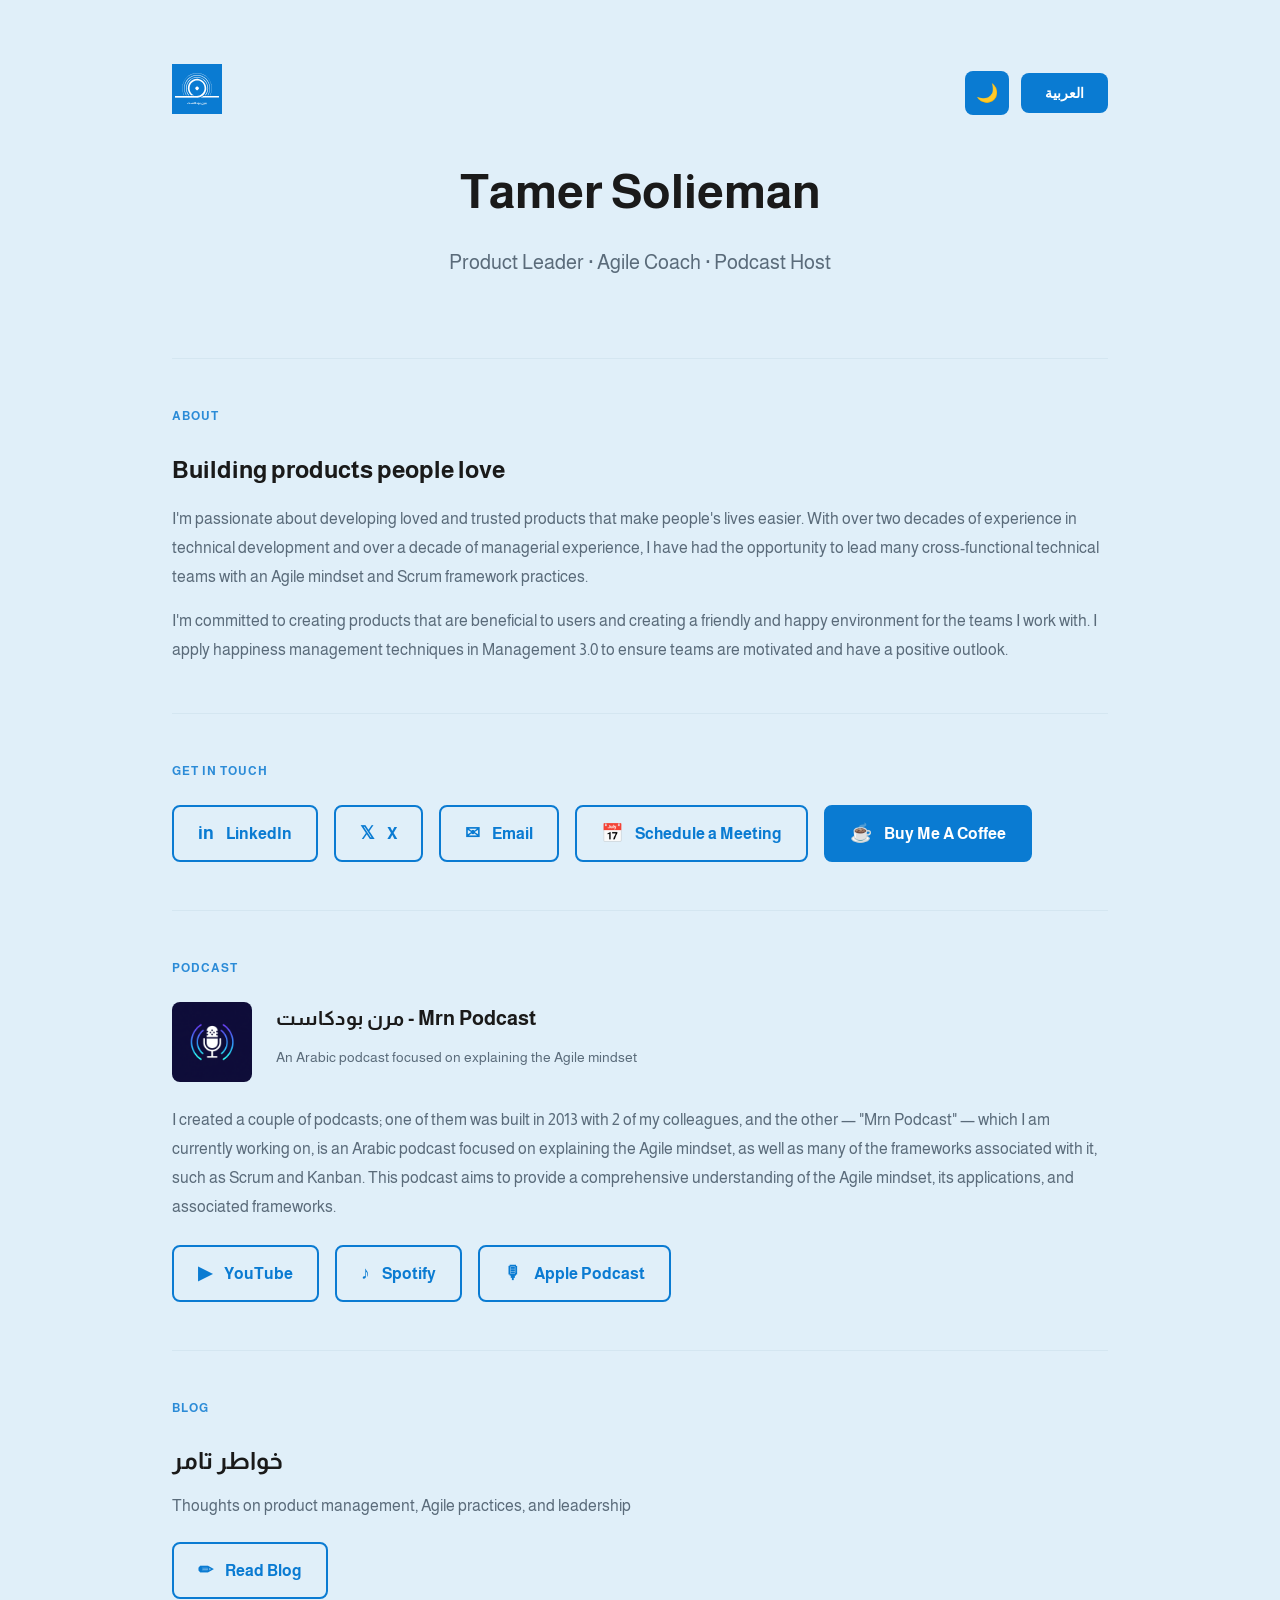
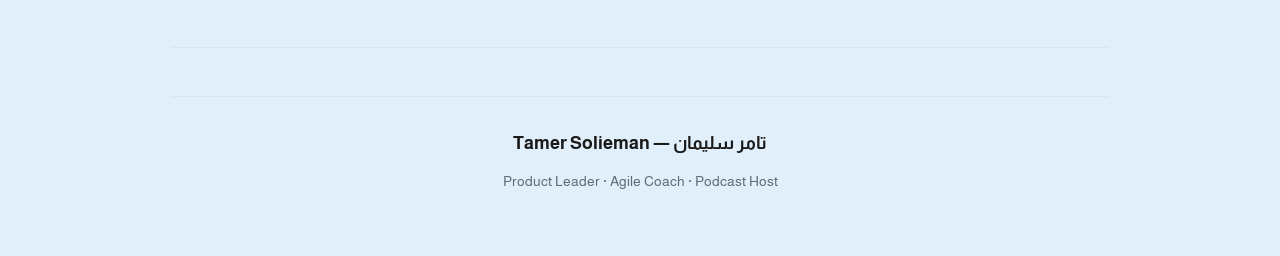
<file: index.html>
<!DOCTYPE html>
<html id="root" lang="en">
<head>
    <meta charset="UTF-8">
    <meta name="viewport" content="width=device-width, initial-scale=1.0">
    <meta name="description" content="Tamer Solieman - Product Leader, Agile Coach, and Podcast Host">
    <meta name="author" content="Tamer Solieman">
    <title>Tamer Solieman — تامر سليمان</title>
    <link rel="stylesheet" href="styles.css">
</head>
<body>
    <main class="personal-page">
        <!-- Header Section -->
        <section class="header">
            <div class="header-top">
                <div class="logo">
                    <img src="./images/mrn_logo_blue.svg" alt="Logo">
                </div>
                <div class="header-buttons">
                    <button class="dark-mode-toggle" onclick="toggleDarkMode()" title="Toggle Dark Mode">
                        <span class="theme-icon" id="themeIcon">🌙</span>
                    </button>
                    <button class="language-toggle" onclick="toggleLanguage()" title="Toggle Language">
                        <span class="toggle-en">العربية</span>
                        <span class="toggle-ar hidden">English</span>
                    </button>
                </div>
            </div>
            <h1 class="name">
                <span class="en-content">Tamer Solieman</span>
                <span class="ar-content hidden">تامر سليمان</span>
            </h1>
            <p class="tagline">
                <span class="en-content">Product Leader · Agile Coach · Podcast Host</span>
                <span class="ar-content hidden">قائد منتجات · مدرب أجايل · مضيف بودكاست</span>
            </p>
        </section>

        <!-- Divider -->
        <div class="divider"></div>

        <!-- About Section -->
        <section class="about-section">
            <h3 class="section-label">
                <span class="en-content">ABOUT</span>
                <span class="ar-content hidden">نبذة عني</span>
            </h3>
            <div class="about-columns">
                <!-- English Column -->
                <div class="about-column en-content">
                    <h4 class="about-title">Building products people love</h4>
                    <p class="about-text">I'm passionate about developing loved and trusted products that make people's lives easier. With over two decades of experience in technical development and over a decade of managerial experience, I have had the opportunity to lead many cross-functional technical teams with an Agile mindset and Scrum framework practices.</p>
                    <p class="about-text">I'm committed to creating products that are beneficial to users and creating a friendly and happy environment for the teams I work with. I apply happiness management techniques in Management 3.0 to ensure teams are motivated and have a positive outlook.</p>
                </div>
                <!-- Arabic Column -->
                <div class="about-column about-ar ar-content hidden">
                    <h4 class="about-title">تطوير المنتجات المحبوبة</h4>
                    <p class="about-text">أنا شغوف بتطوير المنتجات المحبوبة والموثوقة التي تجعل حياة الناس أسهل. مع أكثر من عقدين من الخبرة في التطوير التقني وأكثر من عقد من الخبرة الإدارية، أتيحت لي الفرصة لقيادة العديد من الفرق التقنية متعددة التخصصات بعقلية أجايل وممارسات إطار عمل سكرم.</p>
                    <p class="about-text">أنا ملتزم بإنشاء منتجات مفيدة للمستخدمين وخلق بيئة ودية وسعيدة للفرق التي أعمل معها. قمت بتطبيق تقنيات إدارة السعادة Management 3.0 لضمان تحفيز الفرق والحفاظ على نظرة إيجابية.</p>
                </div>
            </div>
        </section>

        <!-- Divider -->
        <div class="divider"></div>

        <!-- Contact Section -->
        <section class="contact-section">
            <h3 class="section-label">
                <span class="en-content">GET IN TOUCH</span>
                <span class="ar-content hidden">تواصل معي</span>
            </h3>
            <div class="contact-buttons">
                <a href="#" class="btn btn-secondary">
                    <span class="icon">in</span>
                    <span class="en-content">LinkedIn</span>
                    <span class="ar-content hidden">لينكدإن</span>
                </a>
                <a href="#" class="btn btn-secondary">
                    <span class="icon">𝕏</span>
                    <span class="en-content">X</span>
                    <span class="ar-content hidden">اكس</span>
                </a>
                <a href="#" class="btn btn-secondary">
                    <span class="icon">✉</span>
                    <span class="en-content">Email</span>
                    <span class="ar-content hidden">بريد إلكتروني</span>
                </a>
                <a href="#" class="btn btn-secondary">
                    <span class="icon">📅</span>
                    <span class="en-content">Schedule a Meeting</span>
                    <span class="ar-content hidden">حجز موعد</span>
                </a>
                <a href="#" class="btn btn-primary">
                    <span class="icon">☕</span>
                    <span class="en-content">Buy Me A Coffee</span>
                    <span class="ar-content hidden">اشترِ لي قهوة</span>
                </a>
            </div>
        </section>

        <!-- Divider -->
        <div class="divider"></div>

        <!-- Podcast Section -->
        <section class="podcast-section">
            <h3 class="section-label">
                <span class="en-content">PODCAST</span>
                <span class="ar-content hidden">بودكاست</span>
            </h3>
            <div class="podcast-header">
                <img src="./images/generated-1770490557885.png" alt="Mrn Podcast Logo" class="podcast-logo">
                <div class="podcast-title-group">
                    <h4 class="podcast-title">مرن بودكاست - Mrn Podcast</h4>
                    <p class="podcast-subtitle">
                        <span class="en-content">An Arabic podcast focused on explaining the Agile mindset</span>
                        <span class="ar-content hidden">بودكاست عربي يركز على شرح منهجية الأجايل</span>
                    </p>
                </div>
            </div>
            <div class="podcast-description">
                <!-- English Description -->
                <p class="podcast-text en-content">I created a couple of podcasts; one of them was built in 2013 with 2 of my colleagues, and the other — "Mrn Podcast" — which I am currently working on, is an Arabic podcast focused on explaining the Agile mindset, as well as many of the frameworks associated with it, such as Scrum and Kanban. This podcast aims to provide a comprehensive understanding of the Agile mindset, its applications, and associated frameworks.</p>
                <!-- Arabic Description -->
                <p class="podcast-text ar-content hidden">كما أني أساس بعض البودكاستات، أحدها تم إنشاؤه في عام 2013 مع اثنين من زملائي، والآخر — "مرن بودكاست" — الذي أعمل عليه حاليًا، هو بودكاست عربي يركز على شرح منهجية الإدارة الرشيقة للمشاريع (أجايل)، بالإضافة إلى العديد من الأطر المرتبطة بها مثل سكرم وكانبان.</p>
            </div>
            <div class="podcast-platforms">
                <a href="#" class="btn btn-secondary">
                    <span class="icon">▶</span>
                    <span class="en-content">YouTube</span>
                    <span class="ar-content hidden">يوتيوب</span>
                </a>
                <a href="#" class="btn btn-secondary">
                    <span class="icon">♪</span>
                    <span class="en-content">Spotify</span>
                    <span class="ar-content hidden">سبوتيفاي</span>
                </a>
                <a href="#" class="btn btn-secondary">
                    <span class="icon">🎙</span>
                    <span class="en-content">Apple Podcast</span>
                    <span class="ar-content hidden">أبل بودكاست</span>
                </a>
            </div>
        </section>

        <!-- Divider -->
        <div class="divider"></div>

        <!-- Blog Section -->
        <section class="blog-section">
            <h3 class="section-label">
                <span class="en-content">BLOG</span>
                <span class="ar-content hidden">المدونة</span>
            </h3>
            <h4 class="blog-title">خواطر تامر</h4>
            <p class="blog-desc">
                <span class="en-content">Thoughts on product management, Agile practices, and leadership</span>
                <span class="ar-content hidden">أفكار حول إدارة المنتجات والممارسات الرشيقة والقيادة</span>
            </p>
            <a href="#" class="btn btn-secondary">
                <span class="icon">✏</span>
                <span class="en-content">Read Blog</span>
                <span class="ar-content hidden">اقرأ المدونة</span>
            </a>
        </section>

        <!-- Divider -->
        <div class="divider"></div>

        <!-- Footer -->
        <footer class="footer">
            <p class="footer-text">Tamer Solieman — تامر سليمان</p>
            <p class="footer-copy">
                <span class="en-content">Product Leader · Agile Coach · Podcast Host</span>
                <span class="ar-content hidden">قائد منتجات · مدرب أجايل · مضيف بودكاست</span>
            </p>
        </footer>
    </main>

    <script>
        /**
         * Toggle between light and dark mode
         * Uses colors from the MRN logo: #0A7BD2 (blue) and #FFFFFF (white)
         */
        function toggleDarkMode() {
            const root = document.documentElement;
            const themeIcon = document.getElementById('themeIcon');
            const isDarkMode = root.getAttribute('data-theme') === 'dark';

            if (isDarkMode) {
                // Switch to light mode
                root.removeAttribute('data-theme');
                themeIcon.textContent = '🌙';
                localStorage.setItem('theme', 'light');
            } else {
                // Switch to dark mode
                root.setAttribute('data-theme', 'dark');
                themeIcon.textContent = '☀️';
                localStorage.setItem('theme', 'dark');
            }
        }

        /**
         * Initialize dark mode preference on page load
         */
        function initializeDarkMode() {
            const root = document.documentElement;
            const themeIcon = document.getElementById('themeIcon');
            const savedTheme = localStorage.getItem('theme') || 'light';

            if (savedTheme === 'dark') {
                root.setAttribute('data-theme', 'dark');
                themeIcon.textContent = '☀️';
            } else {
                root.removeAttribute('data-theme');
                themeIcon.textContent = '🌙';
            }
        }

        /**
         * Toggle between English and Arabic languages
         */
        function toggleLanguage() {
            const root = document.getElementById('root');
            const enElements = document.querySelectorAll('.en-content');
            const arElements = document.querySelectorAll('.ar-content');
            const toggleEn = document.querySelector('.toggle-en');
            const toggleAr = document.querySelector('.toggle-ar');

            if (root.lang === 'en') {
                // Switch to Arabic
                root.lang = 'ar';
                document.documentElement.dir = 'rtl';
                enElements.forEach(el => el.classList.add('hidden'));
                arElements.forEach(el => el.classList.remove('hidden'));
                toggleEn.classList.add('hidden');
                toggleAr.classList.remove('hidden');
                localStorage.setItem('preferredLanguage', 'ar');
            } else {
                // Switch to English
                root.lang = 'en';
                document.documentElement.dir = 'ltr';
                enElements.forEach(el => el.classList.remove('hidden'));
                arElements.forEach(el => el.classList.add('hidden'));
                toggleEn.classList.remove('hidden');
                toggleAr.classList.add('hidden');
                localStorage.setItem('preferredLanguage', 'en');
            }
        }

        /**
         * Initialize language preference on page load
         */
        function initializeLanguage() {
            const root = document.getElementById('root');
            const savedLang = localStorage.getItem('preferredLanguage') || 'en';
            const enElements = document.querySelectorAll('.en-content');
            const arElements = document.querySelectorAll('.ar-content');
            const toggleEn = document.querySelector('.toggle-en');
            const toggleAr = document.querySelector('.toggle-ar');

            root.lang = savedLang;
            document.documentElement.dir = savedLang === 'ar' ? 'rtl' : 'ltr';

            if (savedLang === 'ar') {
                enElements.forEach(el => el.classList.add('hidden'));
                arElements.forEach(el => el.classList.remove('hidden'));
                toggleEn.classList.add('hidden');
                toggleAr.classList.remove('hidden');
            } else {
                enElements.forEach(el => el.classList.remove('hidden'));
                arElements.forEach(el => el.classList.add('hidden'));
                toggleEn.classList.remove('hidden');
                toggleAr.classList.add('hidden');
            }
        }

        /**
         * Initialize all settings on page load
         */
        function initializeAll() {
            initializeDarkMode();
            initializeLanguage();
        }

        // Initialize on page load
        if (document.readyState === 'loading') {
            document.addEventListener('DOMContentLoaded', initializeAll);
        } else {
            initializeAll();
        }
    </script>
</body>
</html>
</file>
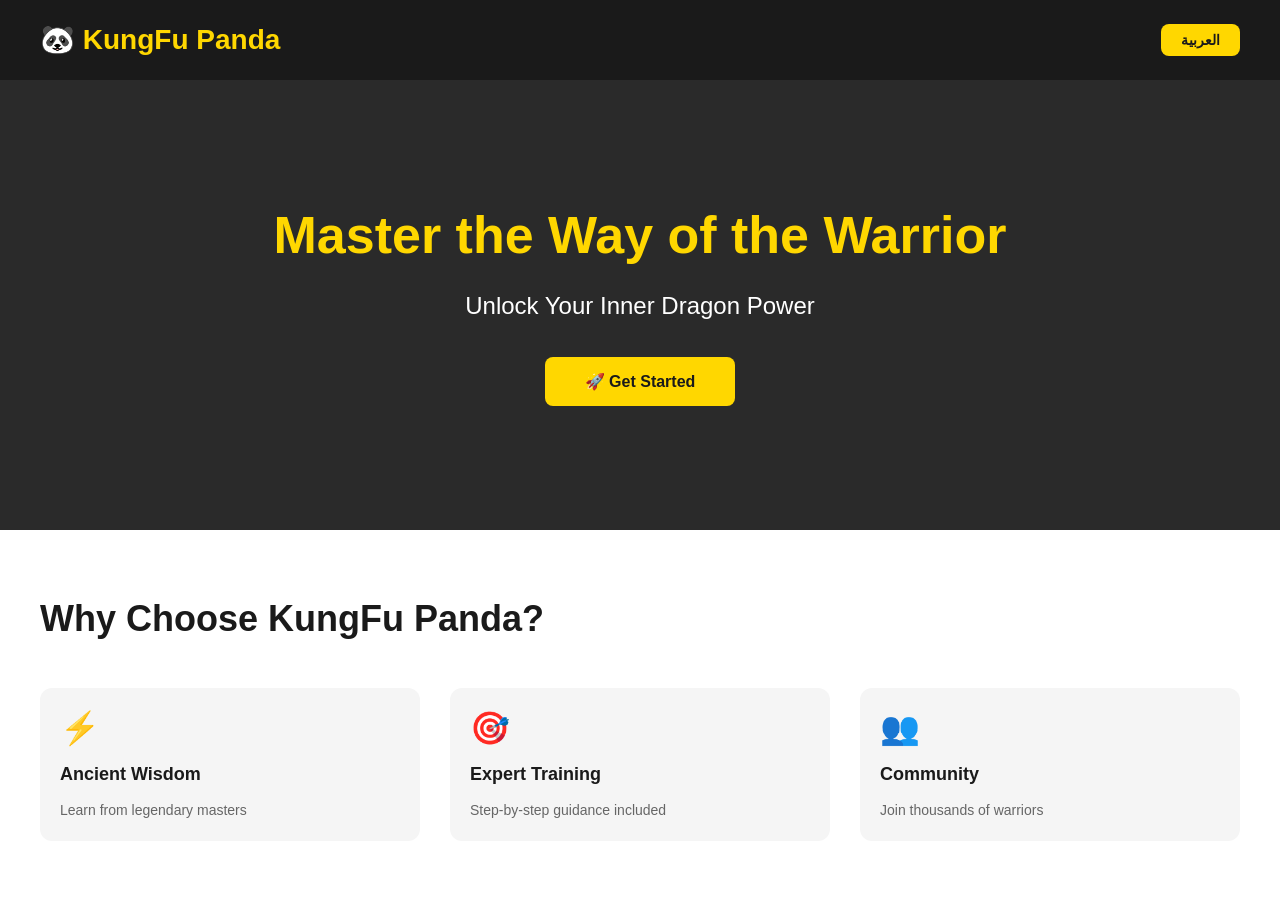
<file: oldindex.html>
<!DOCTYPE html>
<html id="root" lang="en">
  <head>
    <meta charset="UTF-8" />
    <meta name="description" content="KungFu Panda - Master the Way of the Warrior">
    <meta name="author" content="Tamer Solieman">
    <meta name="viewport" content="width=device-width, initial-scale=1.0">
    <title>KungFu Panda</title>
    <style>
      /* ========================================
         DESIGN SYSTEM VARIABLES (from personal.pen)
         ======================================== */
      :root {
        /* Colors */
        --color-primary: #FFD700;
        --color-primary-dark: #FFC700;
        --color-background-dark: #1a1a1a;
        --color-background-darker: #2a2a2a;
        --color-background-light: #FFFFFF;
        --color-background-card: #f5f5f5;
        --color-text-primary: #1a1a1a;
        --color-text-secondary: #666666;
        --color-text-light: #FFFFFF;

        /* Typography - Font Sizes */
        --font-size-logo: 28px;
        --font-size-hero-title: 52px;
        --font-size-hero-subtitle: 24px;
        --font-size-section-title: 36px;
        --font-size-feature-title: 18px;
        --font-size-feature-desc: 14px;
        --font-size-button: 16px;
        --font-size-lang-switch: 14px;

        /* Typography - Font Weights */
        --font-weight-regular: 400;
        --font-weight-semibold: 600;
        --font-weight-bold: 700;

        /* Spacing */
        --spacing-xs: 8px;
        --spacing-sm: 12px;
        --spacing-md: 20px;
        --spacing-lg: 40px;
        --spacing-xl: 60px;
        --spacing-gap-card: 20px;
        --spacing-gap-content: 40px;
        --spacing-gap-feature: 30px;

        /* Border Radius */
        --radius-button: 8px;
        --radius-card: 12px;

        /* Component Dimensions */
        --header-height: 80px;
        --hero-height: 450px;

        /* Animation/Transition */
        --transition-duration: 0.3s;
      }

      /* ========================================
         GLOBAL STYLES
         ======================================== */
      * {
        margin: 0;
        padding: 0;
        box-sizing: border-box;
      }

      html {
        scroll-behavior: smooth;
      }

      body {
        font-family: -apple-system, BlinkMacSystemFont, 'Segoe UI', 'Roboto', 'Inter', sans-serif;
        background-color: var(--color-background-light);
        color: var(--color-text-primary);
        line-height: 1.6;
      }

      /* ========================================
         HEADER & NAVIGATION
         ======================================== */
      header {
        background-color: var(--color-background-dark);
        height: var(--header-height);
        padding: var(--spacing-md) var(--spacing-lg);
        display: flex;
        justify-content: space-between;
        align-items: center;
        position: relative;
        z-index: 100;
      }

      .logo {
        font-size: var(--font-size-logo);
        font-weight: var(--font-weight-bold);
        color: var(--color-primary);
        letter-spacing: 0;
        white-space: nowrap;
      }

      .language-switch {
        background-color: var(--color-primary);
        color: var(--color-background-dark);
        border: none;
        padding: var(--spacing-xs) var(--spacing-md);
        border-radius: var(--radius-button);
        font-size: var(--font-size-lang-switch);
        font-weight: var(--font-weight-semibold);
        cursor: pointer;
        transition: all var(--transition-duration) ease;
        white-space: nowrap;
      }

      .language-switch:hover {
        background-color: var(--color-primary-dark);
        transform: translateY(-2px);
      }

      .language-switch:active {
        transform: translateY(0);
      }

      /* ========================================
         HERO SECTION
         ======================================== */
      .hero {
        background-color: var(--color-background-darker);
        padding: var(--spacing-xl) var(--spacing-lg);
        display: flex;
        flex-direction: column;
        justify-content: center;
        align-items: center;
        gap: var(--spacing-md);
        min-height: var(--hero-height);
        text-align: center;
      }

      .hero h1 {
        font-size: var(--font-size-hero-title);
        font-weight: var(--font-weight-bold);
        color: var(--color-primary);
        max-width: 900px;
        line-height: 1.2;
      }

      .hero p {
        font-size: var(--font-size-hero-subtitle);
        font-weight: var(--font-weight-regular);
        color: var(--color-text-light);
        max-width: 900px;
      }

      .hero .cta-button {
        margin-top: var(--spacing-sm);
      }

      /* ========================================
         CTA BUTTON
         ======================================== */
      .cta-button {
        background-color: var(--color-primary);
        color: var(--color-background-dark);
        border: none;
        padding: 15px var(--spacing-lg);
        border-radius: var(--radius-button);
        font-size: var(--font-size-button);
        font-weight: var(--font-weight-semibold);
        cursor: pointer;
        transition: all var(--transition-duration) ease;
        display: inline-block;
        user-select: none;
      }

      .cta-button:hover {
        background-color: var(--color-primary-dark);
        transform: translateY(-2px);
        box-shadow: 0 4px 12px rgba(255, 215, 0, 0.3);
      }

      .cta-button:active {
        transform: translateY(0);
      }

      /* ========================================
         CONTENT SECTION
         ======================================== */
      .content-section {
        background-color: var(--color-background-light);
        padding: var(--spacing-xl) var(--spacing-lg);
      }

      .section-title {
        font-size: var(--font-size-section-title);
        font-weight: var(--font-weight-bold);
        color: var(--color-text-primary);
        margin-bottom: var(--spacing-gap-content);
        text-align: left;
      }

      /* ========================================
         FEATURES GRID
         ======================================== */
      .features {
        display: grid;
        grid-template-columns: repeat(auto-fit, minmax(320px, 1fr));
        gap: var(--spacing-gap-feature);
      }

      .feature-card {
        background-color: var(--color-background-card);
        padding: var(--spacing-gap-card);
        border-radius: var(--radius-card);
        display: flex;
        flex-direction: column;
        gap: var(--spacing-sm);
        transition: all var(--transition-duration) ease;
      }

      .feature-card:hover {
        transform: translateY(-4px);
        box-shadow: 0 8px 16px rgba(0, 0, 0, 0.1);
      }

      .feature-icon {
        font-size: 32px;
        line-height: 1;
        height: 40px;
        display: flex;
        align-items: center;
      }

      .feature-title {
        font-size: var(--font-size-feature-title);
        font-weight: var(--font-weight-bold);
        color: var(--color-text-primary);
      }

      .feature-desc {
        font-size: var(--font-size-feature-desc);
        color: var(--color-text-secondary);
        line-height: 1.5;
      }

      /* ========================================
         LANGUAGE SUPPORT (RTL/LTR)
         ======================================== */
      .hidden {
        display: none !important;
      }

      html[lang="en"] {
        direction: ltr;
      }

      html[lang="ar"] {
        direction: rtl;
      }

      html[lang="ar"] header {
        flex-direction: row-reverse;
      }

      html[lang="ar"] .section-title {
        text-align: right;
      }

      html[lang="ar"] .hero h1,
      html[lang="ar"] .hero p {
        text-align: right;
      }

      html[lang="ar"] .feature-card {
        text-align: right;
      }

      html[lang="ar"] .feature-icon {
        justify-content: flex-end;
      }

      /* ========================================
         RESPONSIVE DESIGN - Tablet
         ======================================== */
      @media (max-width: 1024px) {
        .hero h1 {
          font-size: 42px;
        }

        .hero p {
          font-size: 20px;
        }

        .section-title {
          font-size: 28px;
        }
      }

      /* ========================================
         RESPONSIVE DESIGN - Mobile
         ======================================== */
      @media (max-width: 768px) {
        header {
          padding: var(--spacing-md) var(--spacing-md);
          height: auto;
          flex-wrap: wrap;
          gap: var(--spacing-md);
        }

        .logo {
          font-size: 24px;
        }

        .language-switch {
          padding: var(--spacing-xs) 16px;
          font-size: 12px;
        }

        .hero {
          padding: var(--spacing-lg) var(--spacing-md);
          min-height: 350px;
          gap: var(--spacing-md);
        }

        .hero h1 {
          font-size: 32px;
        }

        .hero p {
          font-size: 18px;
        }

        .cta-button {
          padding: 12px 32px;
          font-size: 14px;
        }

        .content-section {
          padding: var(--spacing-lg) var(--spacing-md);
        }

        .section-title {
          font-size: 24px;
          margin-bottom: 30px;
        }

        .features {
          grid-template-columns: 1fr;
          gap: 20px;
        }

        .feature-card {
          padding: 16px;
        }
      }

      /* ========================================
         RESPONSIVE DESIGN - Small Mobile
         ======================================== */
      @media (max-width: 480px) {
        header {
          flex-direction: column;
          gap: var(--spacing-sm);
          padding: var(--spacing-md) var(--spacing-md);
        }

        html[lang="ar"] header {
          flex-direction: column;
        }

        .logo {
          font-size: 20px;
        }

        .hero {
          padding: 30px 15px;
          gap: 16px;
        }

        .hero h1 {
          font-size: 24px;
        }

        .hero p {
          font-size: 16px;
        }

        .cta-button {
          padding: 12px 24px;
          font-size: 14px;
        }

        .content-section {
          padding: 30px 15px;
        }

        .section-title {
          font-size: 20px;
          margin-bottom: 20px;
        }

        .feature-card {
          padding: 12px;
        }

        .feature-title {
          font-size: 16px;
        }

        .feature-desc {
          font-size: 13px;
        }
      }

      /* ========================================
         ACCESSIBILITY
         ======================================== */
      @media (prefers-reduced-motion: reduce) {
        * {
          animation-duration: 0.01ms !important;
          animation-iteration-count: 1 !important;
          transition-duration: 0.01ms !important;
        }
      }

      @media (prefers-color-scheme: dark) {
        :root {
          --color-background-card: #333333;
          --color-text-secondary: #999999;
        }
      }
    </style>
  </head>
  <body>
    <!-- ============ HEADER ============ -->
    <header>
      <div class="logo">
        <span class="en-content">🐼 KungFu Panda</span>
        <span class="ar-content hidden">🐼 كونغ فو باندا</span>
      </div>
      <button class="language-switch" onclick="toggleLanguage()" aria-label="Toggle language">
        <span class="en-content">العربية</span>
        <span class="ar-content hidden">English</span>
      </button>
    </header>

    <!-- ============ HERO SECTION ============ -->
    <section class="hero">
      <h1 class="en-content">Master the Way of the Warrior</h1>
      <h1 class="ar-content hidden">إتقن طريق المحارب</h1>

      <p class="en-content">Unlock Your Inner Dragon Power</p>
      <p class="ar-content hidden">أطلق قوة التنين الداخلية</p>

      <button class="cta-button" onclick="handleCTA()">
        <span class="en-content">🚀 Get Started</span>
        <span class="ar-content hidden">ابدأ الآن 🚀</span>
      </button>
    </section>

    <!-- ============ CONTENT SECTION ============ -->
    <section class="content-section">
      <h2 class="section-title">
        <span class="en-content">Why Choose KungFu Panda?</span>
        <span class="ar-content hidden">لماذا تختار كونغ فو باندا؟</span>
      </h2>

      <div class="features">
        <!-- Feature Card 1: Ancient Wisdom -->
        <article class="feature-card">
          <div class="feature-icon" aria-hidden="true">⚡</div>
          <h3 class="feature-title">
            <span class="en-content">Ancient Wisdom</span>
            <span class="ar-content hidden">الحكمة القديمة</span>
          </h3>
          <p class="feature-desc">
            <span class="en-content">Learn from legendary masters</span>
            <span class="ar-content hidden">تعلم من الأساتذة الأسطوريين</span>
          </p>
        </article>

        <!-- Feature Card 2: Expert Training -->
        <article class="feature-card">
          <div class="feature-icon" aria-hidden="true">🎯</div>
          <h3 class="feature-title">
            <span class="en-content">Expert Training</span>
            <span class="ar-content hidden">التدريب المتخصص</span>
          </h3>
          <p class="feature-desc">
            <span class="en-content">Step-by-step guidance included</span>
            <span class="ar-content hidden">إرشادات خطوة بخطوة مضمونة</span>
          </p>
        </article>

        <!-- Feature Card 3: Community -->
        <article class="feature-card">
          <div class="feature-icon" aria-hidden="true">👥</div>
          <h3 class="feature-title">
            <span class="en-content">Community</span>
            <span class="ar-content hidden">المجتمع</span>
          </h3>
          <p class="feature-desc">
            <span class="en-content">Join thousands of warriors</span>
            <span class="ar-content hidden">انضم لآلاف المحاربين</span>
          </p>
        </article>
      </div>
    </section>

    <!-- ============ JAVASCRIPT ============ -->
    <script>
      /**
       * Toggle between English and Arabic languages
       * Switches language, updates visibility, and saves preference
       */
      function toggleLanguage() {
        const root = document.getElementById('root');
        const enElements = document.querySelectorAll('.en-content');
        const arElements = document.querySelectorAll('.ar-content');
        const currentLang = root.lang;

        if (currentLang === 'en') {
          // Switch to Arabic (RTL)
          root.lang = 'ar';
          enElements.forEach(el => el.classList.add('hidden'));
          arElements.forEach(el => el.classList.remove('hidden'));
          localStorage.setItem('preferredLanguage', 'ar');
          document.documentElement.setAttribute('lang', 'ar');
        } else {
          // Switch to English (LTR)
          root.lang = 'en';
          enElements.forEach(el => el.classList.remove('hidden'));
          arElements.forEach(el => el.classList.add('hidden'));
          localStorage.setItem('preferredLanguage', 'en');
          document.documentElement.setAttribute('lang', 'en');
        }
      }

      /**
       * Handle CTA button click
       * Shows a message in the user's selected language
       */
      function handleCTA() {
        const lang = document.getElementById('root').lang;
        const messages = {
          en: 'Thank you for your interest! This is a prototype.',
          ar: 'شكراً لاهتمامك! هذا نموذج أولي.'
        };
        alert(messages[lang] || messages.en);
      }

      /**
       * Initialize language preference on page load
       * Loads saved language from localStorage or defaults to English
       */
      function initializeLanguage() {
        const root = document.getElementById('root');
        const savedLang = localStorage.getItem('preferredLanguage') || 'en';
        const enElements = document.querySelectorAll('.en-content');
        const arElements = document.querySelectorAll('.ar-content');

        root.lang = savedLang;
        document.documentElement.setAttribute('lang', savedLang);

        if (savedLang === 'ar') {
          enElements.forEach(el => el.classList.add('hidden'));
          arElements.forEach(el => el.classList.remove('hidden'));
        } else {
          enElements.forEach(el => el.classList.remove('hidden'));
          arElements.forEach(el => el.classList.add('hidden'));
        }
      }

      // Initialize on page load
      if (document.readyState === 'loading') {
        document.addEventListener('DOMContentLoaded', initializeLanguage);
      } else {
        initializeLanguage();
      }
    </script>
  </body>
</html>
</file>
<file: styles.css>
/* ========================================
   FONT IMPORTS
   ======================================== */
@import url('https://fonts.googleapis.com/css2?family=Almarai:wght@300;400;700;800&display=swap');

/* ========================================
   GLOBAL RESET & VARIABLES
   ======================================== */
:root {
    /* Primary Brand Color */
    --primary-color: #0A7BD2;
    --logo-blue: #0A7BD2;
    --logo-white: #FFFFFF;

    /* Supporting Colors - Blue Spectrum */
    --accent-2: #2B8BD7;
    --accent-3: #84BDE8;
    --accent-4: #A3CDEE;

    /* Light Mode */
    --secondary-color: #f0f4f9;
    --text-primary: #1a1a1a;
    --text-secondary: #5a6b7a;
    --border-color: #d4e6f1;
    --bg-primary: #E0EFF9;
    --bg-secondary: #f0f4f9;

    /* Dark Mode Colors - Blue Spectrum */
    --dark-bg-primary: #051f3c;
    --dark-bg-secondary: #0f3d5c;
    --dark-text-primary: #f5f9ff;
    --dark-text-secondary: #b8cfe0;
    --dark-border-color: #1a5a8a;

    /* Spacing */
    --spacing-xs: 8px;
    --spacing-sm: 12px;
    --spacing-md: 16px;
    --spacing-lg: 24px;
    --spacing-xl: 32px;
    --spacing-2xl: 48px;
    --transition-duration: 0.3s;
    --border-radius: 8px;

    /* Fonts - Almarai for both English and Arabic */
    --font-family: 'Almarai', -apple-system, BlinkMacSystemFont, 'Segoe UI', 'Roboto', 'Helvetica', 'Arial', sans-serif;
}

* {
    margin: 0;
    padding: 0;
    box-sizing: border-box;
}

html {
    scroll-behavior: smooth;
    font-size: 16px;
}

body {
    font-family: var(--font-family);
    background-color: var(--bg-primary);
    color: var(--text-primary);
    line-height: 1.6;
    overflow-x: hidden;
    transition: background-color var(--transition-duration) ease, color var(--transition-duration) ease;
    min-height: 100vh;
}

html {
    background-color: var(--bg-primary);
    transition: background-color var(--transition-duration) ease;
}

/* Dark mode styles */
html[data-theme="dark"] {
    --bg-primary: var(--dark-bg-primary);
    --bg-secondary: var(--dark-bg-secondary);
    --text-primary: var(--dark-text-primary);
    --text-secondary: var(--dark-text-secondary);
    --border-color: var(--dark-border-color);
    --secondary-color: var(--dark-bg-secondary);
    background-color: var(--dark-bg-primary);
}

/* ========================================
   UTILITY CLASSES
   ======================================== */
.hidden {
    display: none !important;
}

html[lang="ar"] {
    direction: rtl;
    text-align: right;
}

html[lang="en"] {
    direction: ltr;
    text-align: left;
}

/* ========================================
   MAIN PAGE CONTAINER
   ======================================== */
.personal-page {
    max-width: 1000px;
    margin: 0 auto;
    padding: var(--spacing-xl);
    background-color: var(--bg-primary);
    color: var(--text-primary);
    transition: background-color var(--transition-duration) ease, color var(--transition-duration) ease;
    min-height: 100vh;
}

/* ========================================
   HEADER SECTION
   ======================================== */
.header {
    display: flex;
    flex-direction: column;
    align-items: center;
    text-align: center;
    margin-bottom: var(--spacing-2xl);
    padding: var(--spacing-xl) 0;
    color: var(--text-primary);
    transition: color var(--transition-duration) ease;
}

.header-top {
    display: flex;
    justify-content: space-between;
    align-items: center;
    width: 100%;
    margin-bottom: var(--spacing-xl);
}

.logo {
    flex: 1;
    text-align: left;
}

html[lang="ar"] .logo {
    text-align: right;
}

.logo img {
    height: 50px;
    width: auto;
    object-fit: contain;
}

.header-buttons {
    display: flex;
    gap: var(--spacing-sm);
    align-items: center;
}

.dark-mode-toggle {
    padding: var(--spacing-sm) var(--spacing-md);
    background-color: var(--primary-color);
    color: white;
    border: none;
    border-radius: var(--border-radius);
    font-size: 18px;
    font-weight: 600;
    cursor: pointer;
    transition: all var(--transition-duration) ease;
    white-space: nowrap;
    display: flex;
    align-items: center;
    justify-content: center;
    width: 44px;
    height: 44px;
}

html[data-theme="dark"] .dark-mode-toggle {
    background-color: var(--logo-white);
    color: var(--dark-bg-primary);
}

.dark-mode-toggle:hover {
    transform: translateY(-2px);
}

.dark-mode-toggle:active {
    transform: translateY(0);
}

.language-toggle {
    padding: var(--spacing-sm) var(--spacing-lg);
    background-color: var(--primary-color);
    color: white;
    border: none;
    border-radius: var(--border-radius);
    font-size: 14px;
    font-weight: 600;
    cursor: pointer;
    transition: all var(--transition-duration) ease;
    white-space: nowrap;
}

html[data-theme="dark"] .language-toggle {
    background-color: var(--logo-white);
    color: var(--dark-bg-primary);
}

.language-toggle:hover {
    background-color: #2B8BD7;
    transform: translateY(-2px);
}

html[data-theme="dark"] .language-toggle:hover {
    background-color: #c5e0f0;
    color: #051f3c;
}

.language-toggle:active {
    transform: translateY(0);
}

.name {
    font-size: 48px;
    font-weight: 700;
    margin-bottom: var(--spacing-md);
    color: var(--text-primary);
}

.tagline {
    font-size: 20px;
    color: var(--text-secondary);
    font-weight: 500;
}

/* ========================================
   DIVIDER
   ======================================== */
.divider {
    height: 1px;
    background-color: var(--border-color);
    margin: var(--spacing-2xl) 0;
    transition: background-color var(--transition-duration) ease;
}

/* ========================================
   SECTION STYLES
   ======================================== */
.section-label {
    font-size: 12px;
    font-weight: 700;
    text-transform: uppercase;
    letter-spacing: 1px;
    color: var(--accent-2);
    margin-bottom: var(--spacing-lg);
    display: block;
}

html[lang="ar"] .section-label {
    text-transform: none;
    letter-spacing: normal;
}

/* ========================================
   ABOUT SECTION
   ======================================== */
.about-section {
    margin-bottom: var(--spacing-2xl);
    color: var(--text-primary);
    transition: color var(--transition-duration) ease;
}

.about-columns {
    display: grid;
    grid-template-columns: 1fr;
    gap: var(--spacing-xl);
}

.about-column {
    display: flex;
    flex-direction: column;
    gap: var(--spacing-md);
}

.about-title {
    font-size: 24px;
    font-weight: 700;
    color: var(--text-primary);
}

.about-text {
    font-size: 16px;
    color: var(--text-secondary);
    line-height: 1.8;
}

html[lang="ar"] .about-text {
    line-height: 1.9;
}

.about-ar {
    text-align: right;
}

html[lang="en"] .about-ar {
    display: none !important;
}

html[lang="ar"] .about-column:not(.about-ar) {
    display: none !important;
}

/* ========================================
   CONTACT SECTION
   ======================================== */
.contact-section {
    margin-bottom: var(--spacing-2xl);
    color: var(--text-primary);
    transition: color var(--transition-duration) ease;
}

.contact-buttons {
    display: flex;
    flex-wrap: wrap;
    gap: var(--spacing-md);
}

/* ========================================
   PODCAST SECTION
   ======================================== */
.podcast-section {
    margin-bottom: var(--spacing-2xl);
    color: var(--text-primary);
    transition: color var(--transition-duration) ease;
}

.podcast-header {
    display: flex;
    gap: var(--spacing-lg);
    align-items: flex-start;
    margin-bottom: var(--spacing-lg);
}

html[lang="ar"] .podcast-header {
    flex-direction: row-reverse;
}

.podcast-logo {
    width: 80px;
    height: 80px;
    border-radius: 8px;
    object-fit: cover;
    flex-shrink: 0;
}

.podcast-title-group {
    display: flex;
    flex-direction: column;
    gap: var(--spacing-sm);
}

.podcast-title {
    font-size: 20px;
    font-weight: 700;
    color: var(--text-primary);
}

.podcast-subtitle {
    font-size: 14px;
    color: var(--text-secondary);
}

.podcast-description {
    margin-bottom: var(--spacing-lg);
}

.podcast-text {
    font-size: 16px;
    color: var(--text-secondary);
    line-height: 1.8;
    margin-bottom: var(--spacing-md);
}

html[lang="ar"] .podcast-text {
    line-height: 1.9;
}

.podcast-text-ar {
    text-align: right;
}

.podcast-platforms {
    display: flex;
    flex-wrap: wrap;
    gap: var(--spacing-md);
}

/* ========================================
   BLOG SECTION
   ======================================== */
.blog-section {
    margin-bottom: var(--spacing-2xl);
    color: var(--text-primary);
    transition: color var(--transition-duration) ease;
}

.blog-title {
    font-size: 24px;
    font-weight: 700;
    color: var(--text-primary);
    margin-bottom: var(--spacing-sm);
}

.blog-desc {
    font-size: 16px;
    color: var(--text-secondary);
    margin-bottom: var(--spacing-lg);
}

/* ========================================
   BUTTONS
   ======================================== */
.btn {
    display: inline-flex;
    align-items: center;
    gap: var(--spacing-sm);
    padding: var(--spacing-sm) var(--spacing-lg);
    border: 2px solid var(--border-color);
    background-color: var(--bg-primary);
    color: var(--text-primary);
    text-decoration: none;
    border-radius: var(--border-radius);
    font-size: 16px;
    font-weight: 600;
    cursor: pointer;
    transition: all var(--transition-duration) ease;
}

.btn:hover {
    transform: translateY(-2px);
    box-shadow: 0 4px 12px rgba(0, 0, 0, 0.1);
}

html[data-theme="dark"] .btn:hover {
    box-shadow: 0 4px 12px rgba(255, 255, 255, 0.2);
}

.btn:active {
    transform: translateY(0);
}

.btn-secondary {
    border-color: var(--primary-color);
    color: var(--primary-color);
}

html[data-theme="dark"] .btn-secondary {
    border-color: var(--logo-white);
    color: var(--logo-white);
}

.btn-secondary:hover {
    background-color: var(--primary-color);
    color: white;
}

html[data-theme="dark"] .btn-secondary:hover {
    background-color: var(--logo-white);
    color: var(--dark-bg-primary);
}

.btn-primary {
    background-color: var(--primary-color);
    color: white;
    border-color: var(--primary-color);
}

html[data-theme="dark"] .btn-primary {
    background-color: var(--logo-white);
    color: var(--dark-bg-primary);
    border-color: var(--logo-white);
}

.btn-primary:hover {
    background-color: #2B8BD7;
    border-color: #2B8BD7;
}

html[data-theme="dark"] .btn-primary:hover {
    background-color: #c5e0f0;
    border-color: #c5e0f0;
    color: #051f3c;
}

.icon {
    font-size: 18px;
    font-weight: 600;
}

/* ========================================
   FOOTER
   ======================================== */
.footer {
    text-align: center;
    padding: var(--spacing-xl) 0;
    margin-top: var(--spacing-2xl);
    border-top: 1px solid var(--border-color);
    color: var(--text-primary);
    transition: color var(--transition-duration) ease, border-color var(--transition-duration) ease;
}

.footer-text {
    font-size: 18px;
    font-weight: 700;
    color: var(--text-primary);
    margin-bottom: var(--spacing-sm);
}

.footer-copy {
    font-size: 14px;
    color: var(--text-secondary);
}

html[lang="ar"] .footer {
    text-align: right;
}

/* ========================================
   RESPONSIVE DESIGN - Tablet
   ======================================== */
@media (max-width: 768px) {
    .personal-page {
        padding: var(--spacing-lg);
    }

    .header {
        margin-bottom: var(--spacing-xl);
        padding: var(--spacing-lg) 0;
    }

    .header-top {
        margin-bottom: var(--spacing-lg);
    }

    .name {
        font-size: 36px;
    }

    .tagline {
        font-size: 18px;
    }

    .divider {
        margin: var(--spacing-xl) 0;
    }

    .about-title,
    .podcast-title,
    .blog-title {
        font-size: 20px;
    }

    .about-text,
    .podcast-text,
    .podcast-subtitle,
    .blog-desc {
        font-size: 15px;
    }

    .contact-buttons,
    .podcast-platforms {
        flex-direction: column;
    }

    .btn {
        width: 100%;
        justify-content: center;
    }

    .podcast-header {
        flex-direction: column;
        align-items: center;
        text-align: center;
    }

    html[lang="ar"] .podcast-header {
        flex-direction: column;
        text-align: right;
    }

    .podcast-logo {
        width: 100px;
        height: 100px;
    }

    .podcast-title-group {
        text-align: center;
    }

    html[lang="ar"] .podcast-title-group {
        text-align: right;
    }
}

/* ========================================
   RESPONSIVE DESIGN - Mobile
   ======================================== */
@media (max-width: 480px) {
    :root {
        font-size: 14px;
    }

    .personal-page {
        padding: var(--spacing-md);
    }

    .header {
        margin-bottom: var(--spacing-lg);
        padding: var(--spacing-md) 0;
    }

    .header-top {
        margin-bottom: var(--spacing-md);
    }

    .logo img {
        height: 40px;
    }

    .language-toggle {
        padding: var(--spacing-xs) var(--spacing-md);
        font-size: 12px;
    }

    .name {
        font-size: 28px;
        margin-bottom: var(--spacing-sm);
    }

    .tagline {
        font-size: 16px;
    }

    .section-label {
        font-size: 11px;
        margin-bottom: var(--spacing-md);
    }

    .about-title,
    .podcast-title,
    .blog-title {
        font-size: 18px;
    }

    .about-text,
    .podcast-text,
    .podcast-subtitle,
    .blog-desc {
        font-size: 14px;
        line-height: 1.6;
    }

    .contact-buttons,
    .podcast-platforms {
        flex-direction: column;
        gap: var(--spacing-sm);
    }

    .btn {
        width: 100%;
        padding: var(--spacing-sm) var(--spacing-md);
        font-size: 14px;
        justify-content: center;
    }

    .divider {
        margin: var(--spacing-lg) 0;
    }

    .podcast-logo {
        width: 80px;
        height: 80px;
    }

    .footer {
        margin-top: var(--spacing-lg);
        padding: var(--spacing-lg) 0;
    }

    .footer-text {
        font-size: 16px;
    }

    .footer-copy {
        font-size: 12px;
    }
}

/* ========================================
   ACCESSIBILITY
   ======================================== */
@media (prefers-reduced-motion: reduce) {
    * {
        animation-duration: 0.01ms !important;
        animation-iteration-count: 1 !important;
        transition-duration: 0.01ms !important;
    }
}


/* ========================================
   FOCUS & OUTLINE FOR ACCESSIBILITY
   ======================================== */
a:focus,
button:focus {
    outline: 2px solid var(--accent-3);
    outline-offset: 2px;
}

html[data-theme="dark"] a:focus,
html[data-theme="dark"] button:focus {
    outline: 2px solid var(--accent-4);
    outline-offset: 2px;
}

/* ========================================
   ANIMATIONS
   ======================================== */
@keyframes fadeIn {
    from {
        opacity: 0;
        transform: translateY(10px);
    }
    to {
        opacity: 1;
        transform: translateY(0);
    }
}

.btn,
.section-label {
    animation: fadeIn 0.5s ease;
}
</file>
